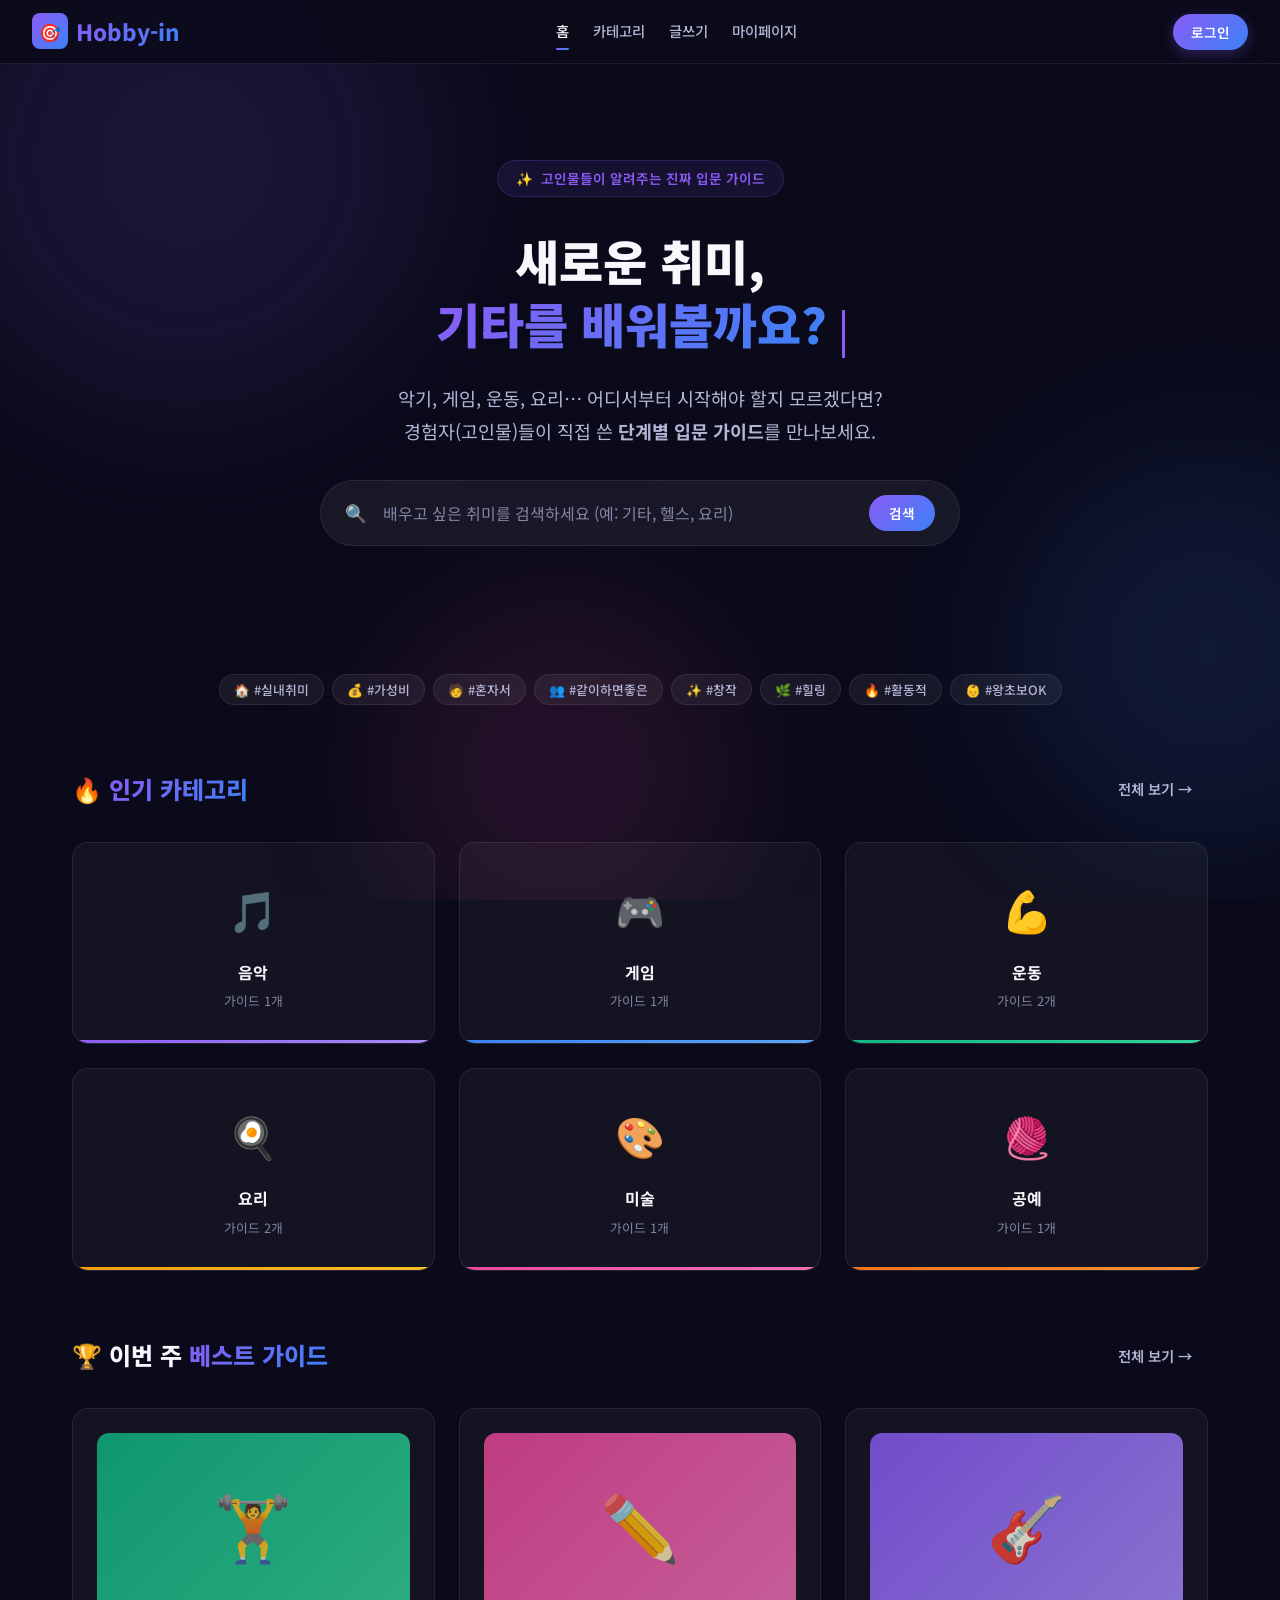
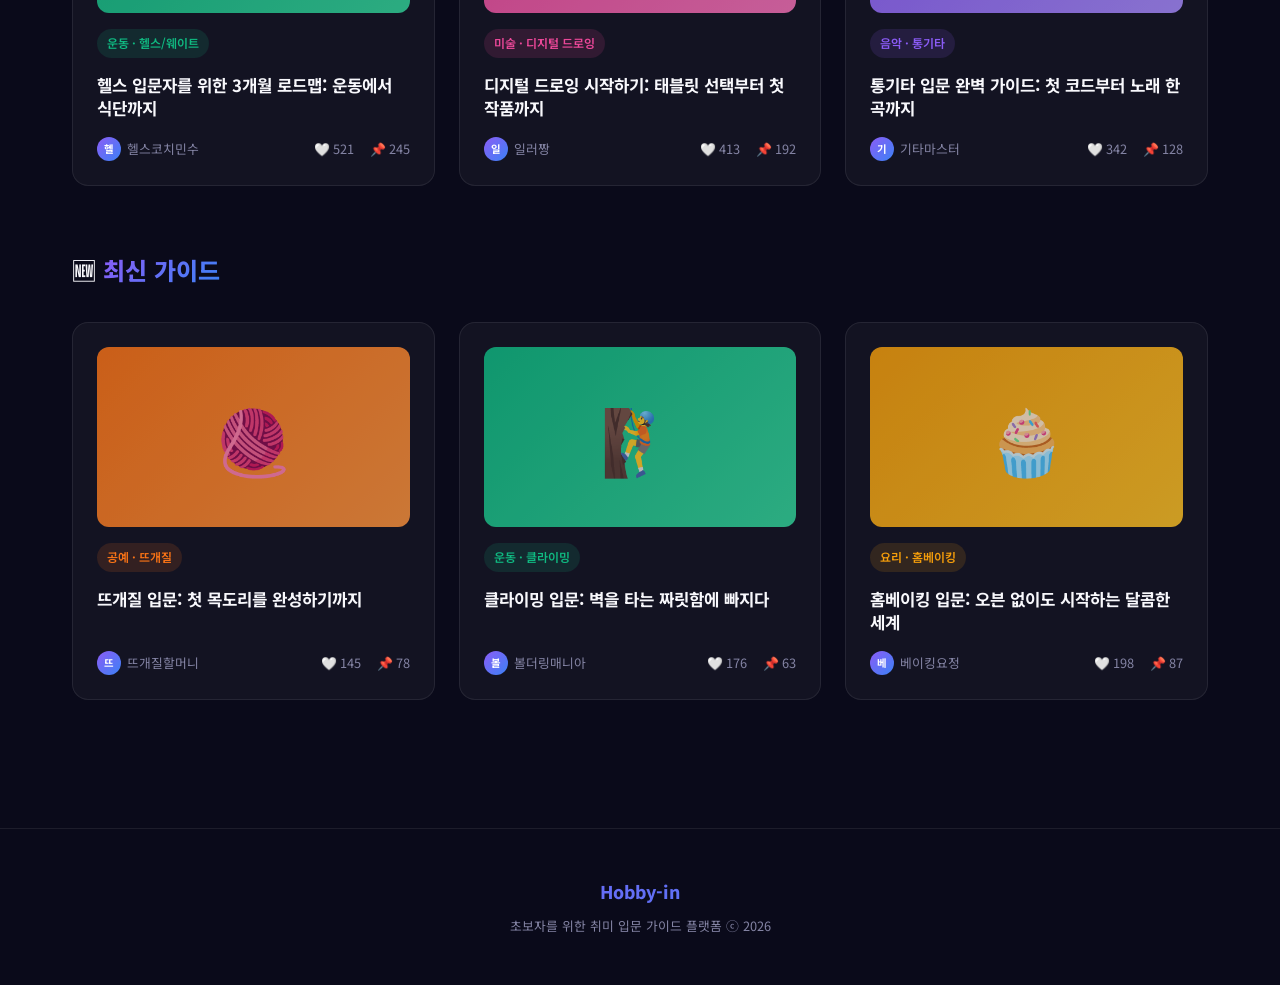
<file: projects/hoon1002/week3/index.html>
<!DOCTYPE html>
<html lang="ko">
<head>
  <meta charset="UTF-8">
  <meta name="viewport" content="width=device-width, initial-scale=1.0">
  <meta name="description" content="Hobby-in(하빈) - 새로운 취미를 시작하는 가장 쉬운 방법. 경험자들의 단계별 입문 가이드를 한곳에서 찾아보세요.">
  <title>Hobby-in | 취미의 시작</title>
  <link rel="stylesheet" href="css/style.css">
</head>
<body>

  <!-- Navigation -->
  <header class="navbar" id="main-nav"></header>

  <!-- Page Content -->
  <main class="page-content">
    <div class="container">

      <!-- Hero Section -->
      <section class="hero section" id="hero-section">
        <div class="hero-badge fade-in">
          <span>✨</span>
          <span>고인물들이 알려주는 진짜 입문 가이드</span>
        </div>
        <h1 class="fade-in fade-in-delay-1">
          새로운 취미,<br>
          <span class="gradient-text" id="typing-target">여기서 시작하세요</span>
          <span class="typing-cursor" id="typing-cursor"></span>
        </h1>
        <p class="fade-in fade-in-delay-2">
          악기, 게임, 운동, 요리… 어디서부터 시작해야 할지 모르겠다면?<br>
          경험자(고인물)들이 직접 쓴 <strong>단계별 입문 가이드</strong>를 만나보세요.
        </p>
        <div class="search-container fade-in fade-in-delay-3">
          <div class="search-bar" id="hero-search-bar">
            <span class="search-icon">🔍</span>
            <input type="text" id="hero-search-input" placeholder="배우고 싶은 취미를 검색하세요 (예: 기타, 헬스, 요리)" autocomplete="off">
            <button class="search-btn" id="hero-search-btn" onclick="Home.handleSearch()">검색</button>
          </div>
          <div class="search-suggestions" id="hero-suggestions"></div>
        </div>
      </section>

      <!-- Popular Tags -->
      <section class="section fade-in" id="tags-section">
        <div class="tags-wrap" id="popular-tags" style="justify-content:center"></div>
      </section>

      <!-- Popular Categories -->
      <section class="section" id="categories-section">
        <div class="section-header">
          <h2 class="section-title">🔥 <span class="highlight">인기 카테고리</span></h2>
          <a href="category.html" class="btn btn-ghost">전체 보기 →</a>
        </div>
        <div class="grid grid-3" id="category-grid"></div>
      </section>

      <!-- Best Guides -->
      <section class="section" id="best-section">
        <div class="section-header">
          <h2 class="section-title">🏆 이번 주 <span class="highlight">베스트 가이드</span></h2>
          <a href="category.html" class="btn btn-ghost">전체 보기 →</a>
        </div>
        <div class="grid grid-3" id="best-guides"></div>
      </section>

      <!-- Recent Guides -->
      <section class="section" id="recent-section">
        <div class="section-header">
          <h2 class="section-title">🆕 <span class="highlight">최신 가이드</span></h2>
        </div>
        <div class="grid grid-3" id="recent-guides"></div>
      </section>

    </div>
  </main>

  <!-- Footer -->
  <footer class="footer">
    <div class="container">
      <div class="footer-logo">Hobby-in</div>
      <p>초보자를 위한 취미 입문 가이드 플랫폼 ⓒ 2026</p>
    </div>
  </footer>

  <script src="js/data.js"></script>
  <script src="js/app.js"></script>
  <script src="js/home.js"></script>
</body>
</html>
</file>
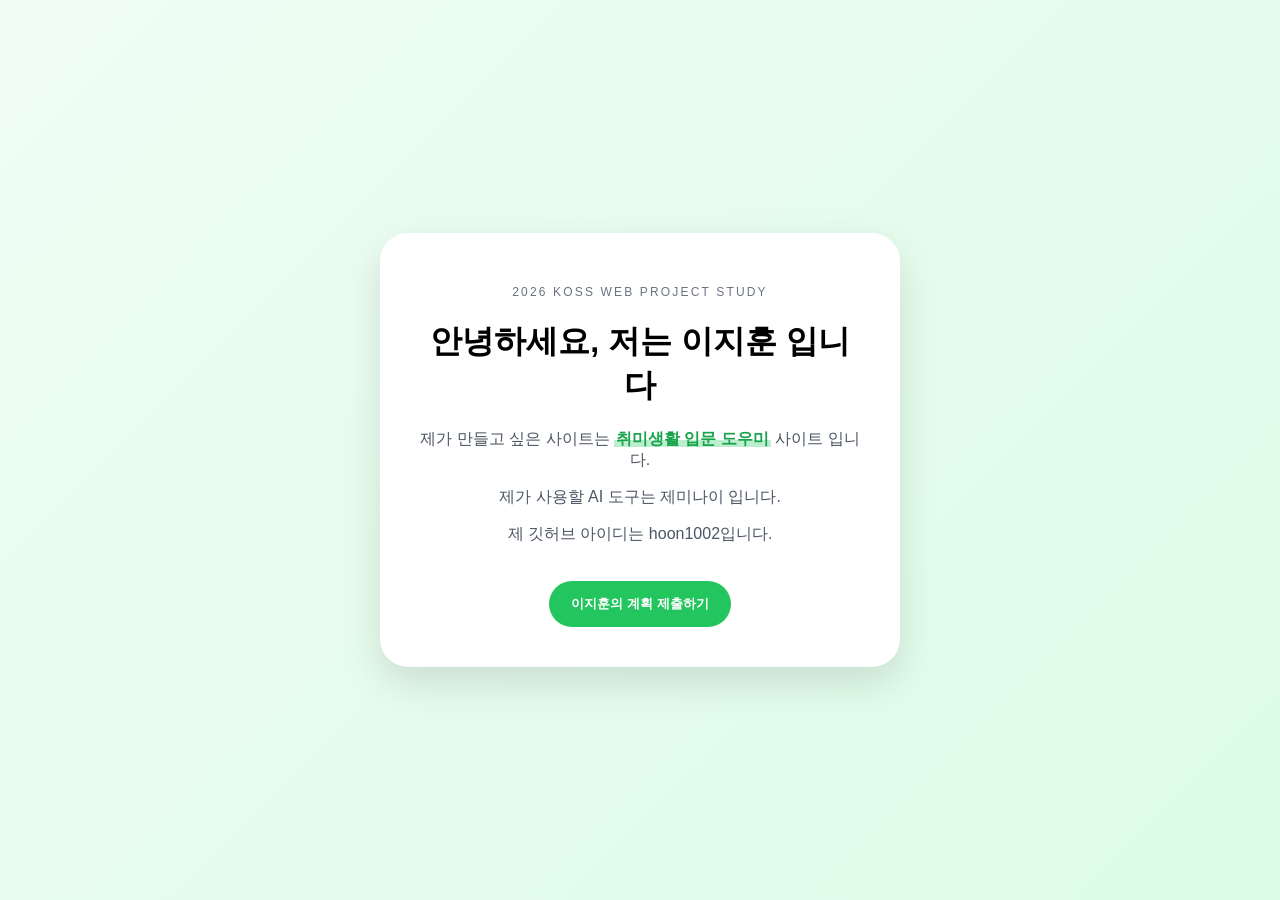
<file: projects/hoon1002/week2/과제1/index.html>
<!DOCTYPE html>
<html lang="ko">

<head>
  <meta charset="UTF-8" />
  <meta name="viewport" content="width=device-width, initial-scale=1.0" />
  <title>나의 첫 웹페이지</title>
  <link rel="stylesheet" href="style.css" />
</head>

<body>
  <main class="card">
    <p class="eyebrow">2026 KOSS WEB PROJECT STUDY</p>
    <h1>안녕하세요, 저는 이지훈 입니다</h1>
    <p class="desc">제가 만들고 싶은 사이트는 <span class="highlight">취미생활 입문 도우미</span> 사이트 입니다.</p>
    <p class="desc">제가 사용할 AI 도구는 제미나이 입니다.</p>
    <p class="desc">제 깃허브 아이디는 hoon1002입니다.</p>
    <button id="cheerButton">이지훈의 계획 제출하기</button>
  </main>
  <script src="script.js"></script>
</body>

</html>
</file>
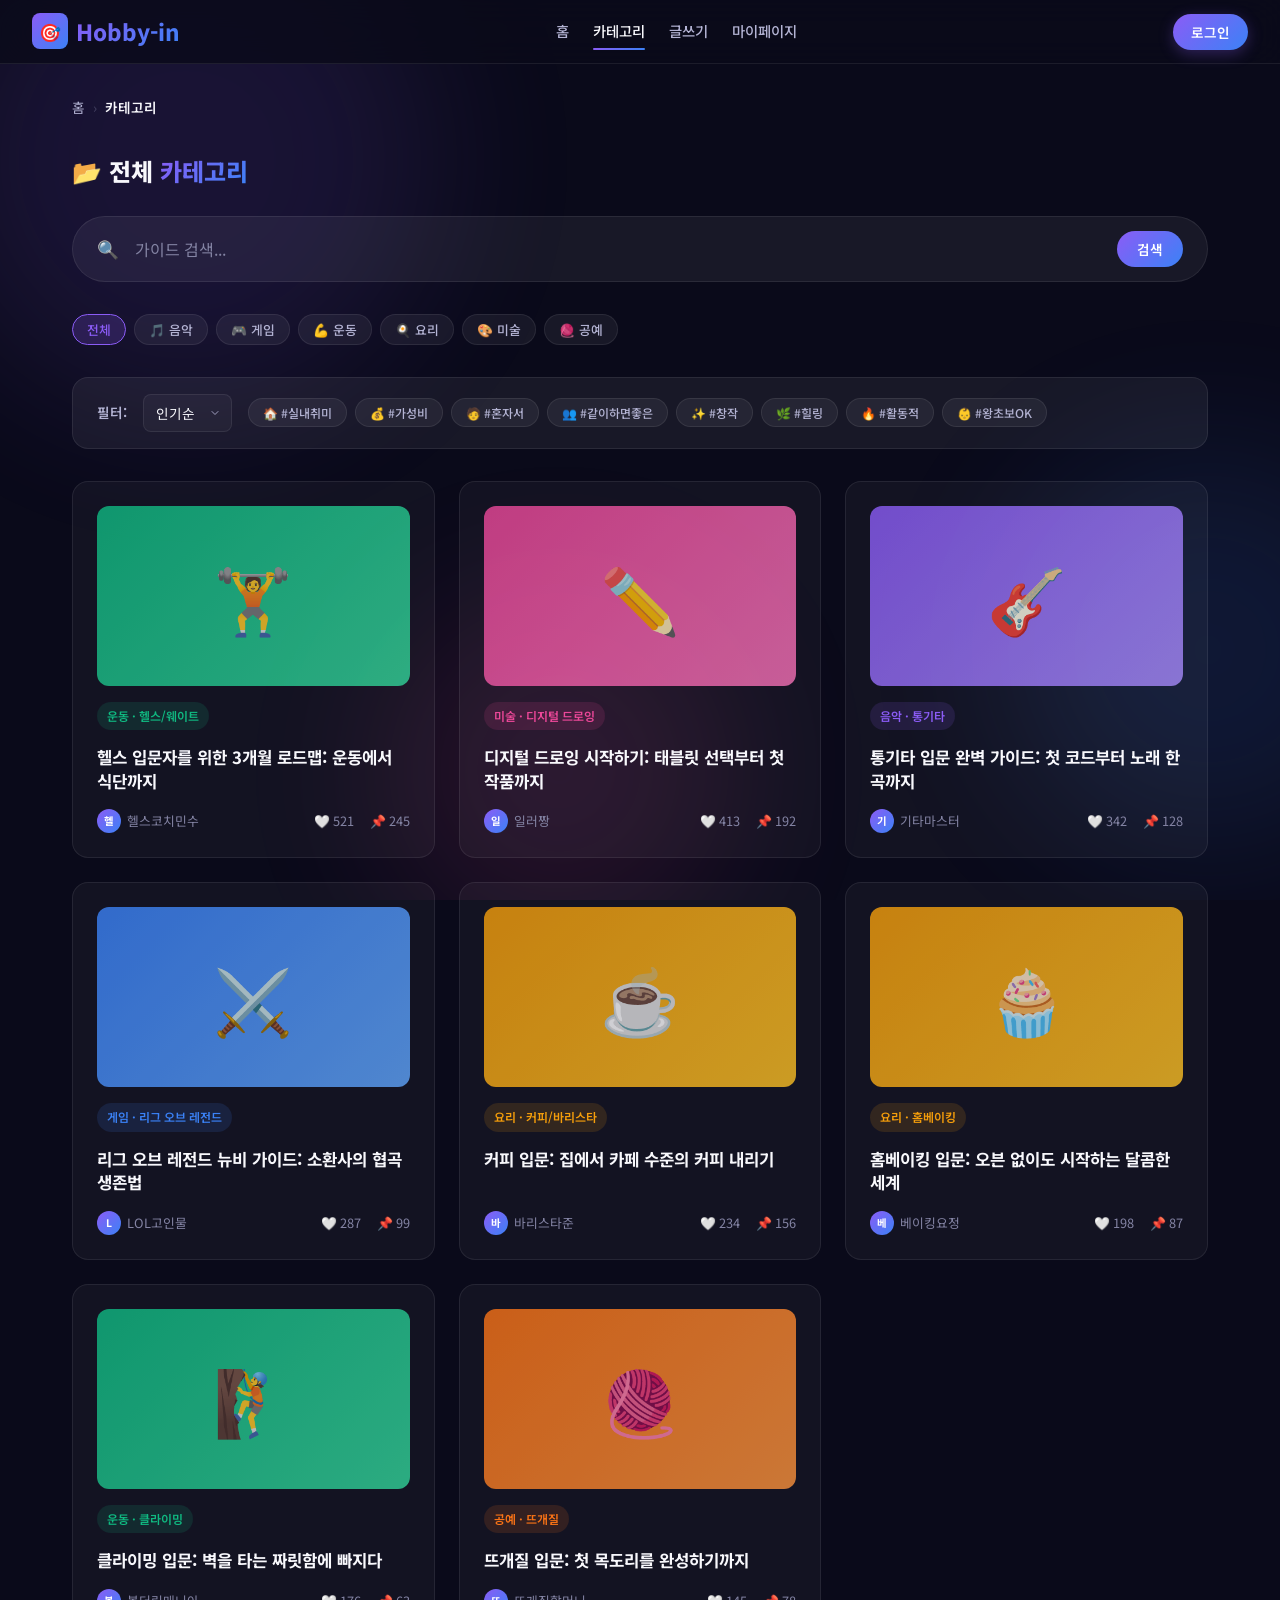
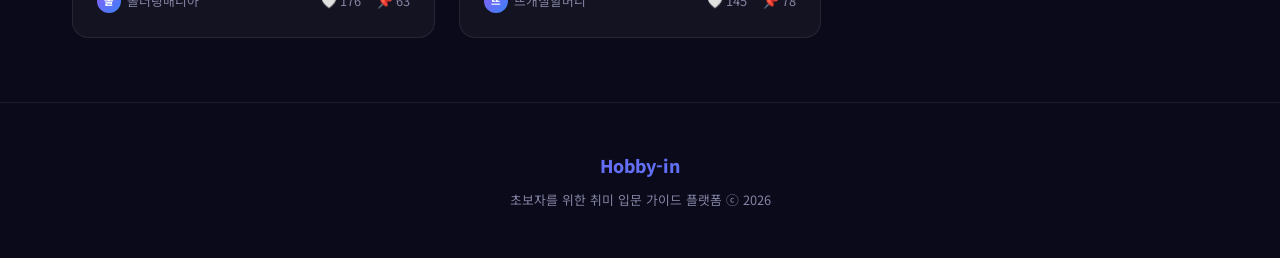
<file: projects/hoon1002/week3/category.html>
<!DOCTYPE html>
<html lang="ko">
<head>
  <meta charset="UTF-8">
  <meta name="viewport" content="width=device-width, initial-scale=1.0">
  <meta name="description" content="Hobby-in 카테고리별 취미 입문 가이드를 찾아보세요.">
  <title>카테고리 | Hobby-in</title>
  <link rel="stylesheet" href="css/style.css">
</head>
<body>

  <header class="navbar" id="main-nav"></header>

  <main class="page-content">
    <div class="container">

      <!-- Breadcrumb -->
      <nav class="breadcrumb" id="breadcrumb">
        <a href="index.html">홈</a>
        <span class="separator">›</span>
        <span class="current" id="breadcrumb-current">카테고리</span>
      </nav>

      <!-- Page Title -->
      <div class="section-header" style="margin-bottom:var(--space-lg)">
        <h1 class="section-title fade-in" id="page-title">📂 전체 <span class="highlight">카테고리</span></h1>
      </div>

      <!-- Search Bar -->
      <div class="search-container fade-in" style="margin-bottom:var(--space-xl);max-width:100%">
        <div class="search-bar" id="cat-search-bar">
          <span class="search-icon">🔍</span>
          <input type="text" id="cat-search-input" placeholder="가이드 검색..." autocomplete="off">
          <button class="search-btn" onclick="CategoryPage.doSearch()">검색</button>
        </div>
      </div>

      <!-- Category Tabs (when no filter) -->
      <div id="category-tabs-area" class="fade-in"></div>

      <!-- Filter Bar -->
      <div class="filter-bar fade-in" id="filter-bar">
        <span style="font-weight:600;font-size:0.85rem;color:var(--text-secondary)">필터:</span>
        <select id="filter-sort" class="form-input" style="width:auto;padding:8px 36px 8px 12px" onchange="CategoryPage.applyFilters()">
          <option value="popular">인기순</option>
          <option value="recent">최신순</option>
          <option value="name">이름순</option>
        </select>
        <div class="tags-wrap" id="filter-tags" style="flex:1"></div>
      </div>

      <!-- Guide Grid -->
      <div class="grid grid-3" id="guide-list" style="margin-top:var(--space-lg)"></div>

      <!-- Empty State -->
      <div class="empty-state" id="empty-state" style="display:none">
        <div class="empty-icon">🔍</div>
        <p>조건에 맞는 가이드가 없습니다.</p>
        <a href="category.html" class="btn btn-secondary">전체 보기</a>
      </div>

    </div>
  </main>

  <footer class="footer">
    <div class="container">
      <div class="footer-logo">Hobby-in</div>
      <p>초보자를 위한 취미 입문 가이드 플랫폼 ⓒ 2026</p>
    </div>
  </footer>

  <script src="js/data.js"></script>
  <script src="js/app.js"></script>
  <script src="js/category.js"></script>
</body>
</html>
</file>
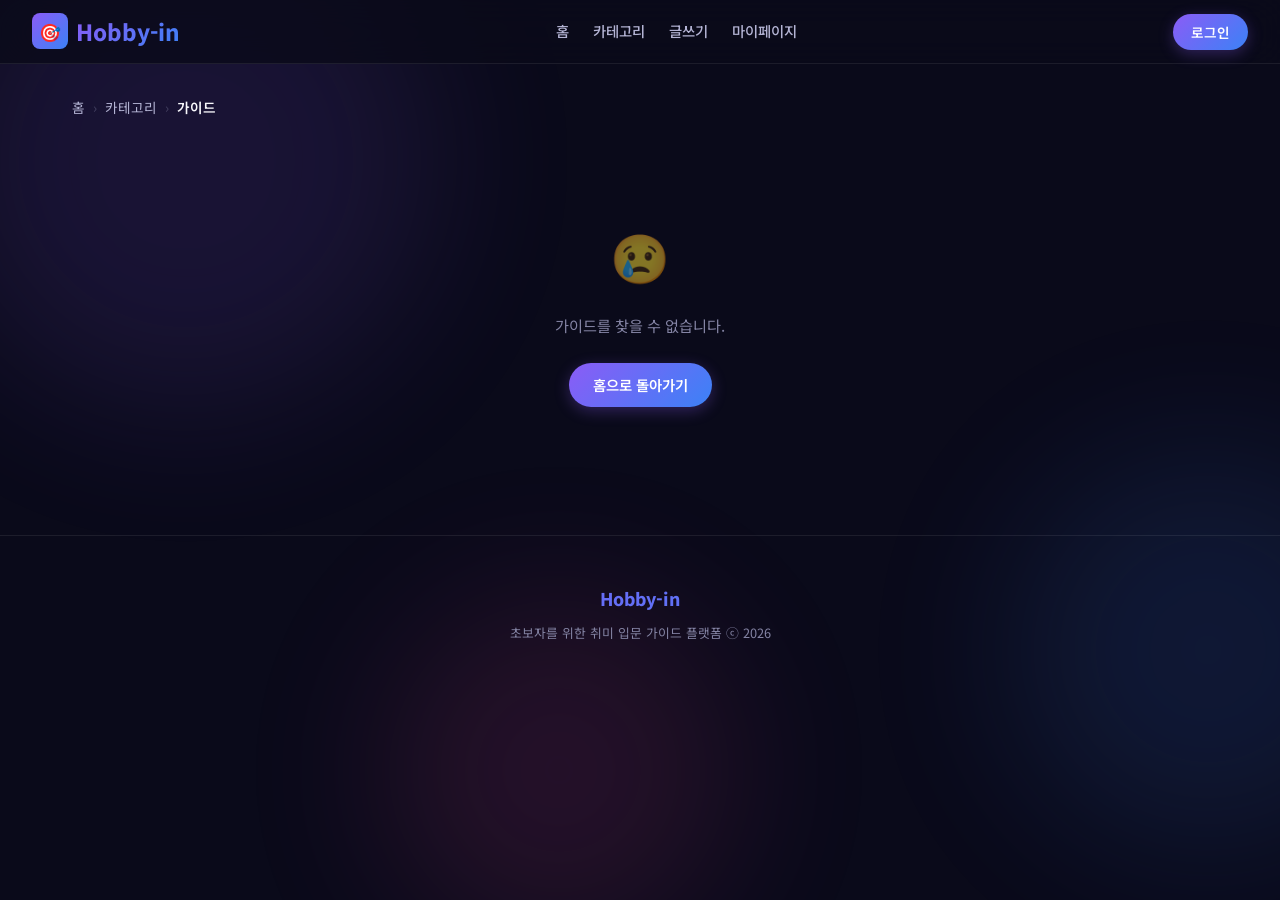
<file: projects/hoon1002/week3/guide.html>
<!DOCTYPE html>
<html lang="ko">
<head>
  <meta charset="UTF-8">
  <meta name="viewport" content="width=device-width, initial-scale=1.0">
  <meta name="description" content="Hobby-in 취미 입문 가이드 상세 페이지">
  <title>가이드 | Hobby-in</title>
  <link rel="stylesheet" href="css/style.css">
</head>
<body>

  <header class="navbar" id="main-nav"></header>

  <main class="page-content">
    <div class="container">

      <!-- Breadcrumb -->
      <nav class="breadcrumb" id="breadcrumb">
        <a href="index.html">홈</a>
        <span class="separator">›</span>
        <a href="category.html" id="breadcrumb-cat">카테고리</a>
        <span class="separator">›</span>
        <span class="current" id="breadcrumb-title">가이드</span>
      </nav>

      <!-- Guide Content -->
      <div id="guide-content" class="fade-in">
        <!-- Filled by JavaScript -->
      </div>

      <!-- Empty State -->
      <div class="empty-state" id="guide-empty" style="display:none">
        <div class="empty-icon">😢</div>
        <p>가이드를 찾을 수 없습니다.</p>
        <a href="index.html" class="btn btn-primary">홈으로 돌아가기</a>
      </div>

    </div>
  </main>

  <footer class="footer">
    <div class="container">
      <div class="footer-logo">Hobby-in</div>
      <p>초보자를 위한 취미 입문 가이드 플랫폼 ⓒ 2026</p>
    </div>
  </footer>

  <script src="js/data.js"></script>
  <script src="js/app.js"></script>
  <script src="js/guide.js"></script>
</body>
</html>
</file>
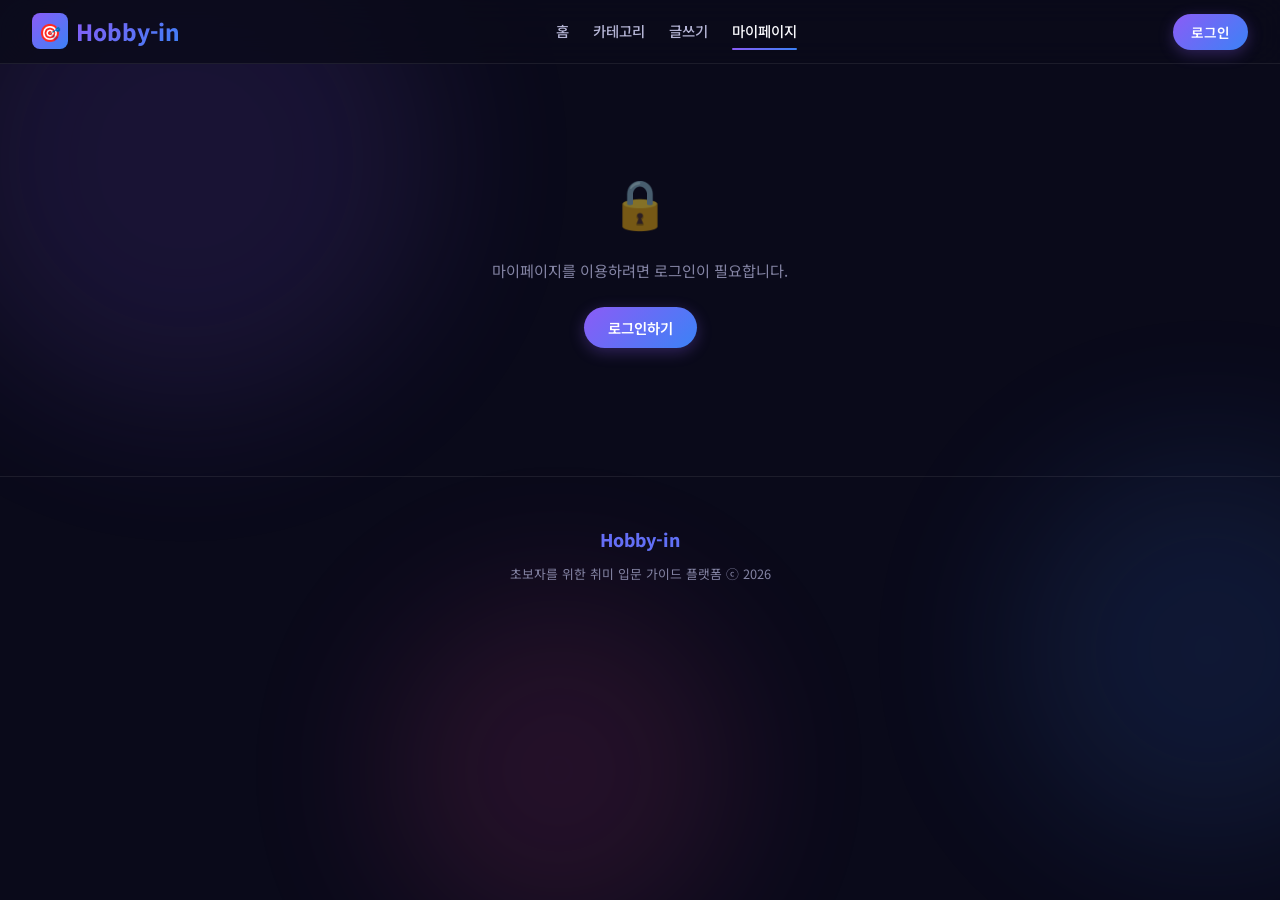
<file: projects/hoon1002/week3/mypage.html>
<!DOCTYPE html>
<html lang="ko">
<head>
  <meta charset="UTF-8">
  <meta name="viewport" content="width=device-width, initial-scale=1.0">
  <meta name="description" content="Hobby-in 마이페이지 - 내가 쓴 글과 스크랩한 가이드를 관리하세요.">
  <title>마이페이지 | Hobby-in</title>
  <link rel="stylesheet" href="css/style.css">
</head>
<body>

  <header class="navbar" id="main-nav"></header>

  <main class="page-content">
    <div class="container">

      <!-- Not logged in -->
      <div id="mypage-login-prompt" style="display:none">
        <div class="empty-state">
          <div class="empty-icon">🔒</div>
          <p>마이페이지를 이용하려면 로그인이 필요합니다.</p>
          <button class="btn btn-primary" onclick="App.showLoginModal(() => window.location.reload())" id="mypage-login-btn">로그인하기</button>
        </div>
      </div>

      <!-- Logged in content -->
      <div id="mypage-content" style="display:none">

        <!-- Profile Section -->
        <div class="card card-glass fade-in" style="display:flex;align-items:center;gap:var(--space-xl);margin-bottom:var(--space-2xl);padding:var(--space-2xl)">
          <div class="profile-avatar" id="mypage-avatar">N</div>
          <div style="flex:1">
            <h1 style="font-size:1.6rem;font-weight:800;margin-bottom:var(--space-xs)" id="mypage-nickname">닉네임</h1>
            <div style="display:flex;align-items:center;gap:var(--space-sm);margin-bottom:var(--space-md)">
              <span class="badge badge-newbie" id="mypage-badge">🌱 뉴비</span>
              <span style="color:var(--text-muted);font-size:0.85rem" id="mypage-joindate">가입일: -</span>
            </div>
            <div style="display:flex;gap:var(--space-md)">
              <button class="btn btn-secondary" style="font-size:0.8rem;padding:6px 14px" onclick="MyPage.toggleRole()" id="mypage-role-btn">🔄 역할 전환</button>
              <button class="btn btn-ghost" style="font-size:0.8rem;padding:6px 14px;color:var(--accent-red)" onclick="App.logout()">로그아웃</button>
            </div>
          </div>
        </div>

        <!-- Stats -->
        <div class="stats-grid fade-in fade-in-delay-1">
          <div class="card stat-card">
            <div class="stat-value" id="stat-guides">0</div>
            <div class="stat-label">작성한 가이드</div>
          </div>
          <div class="card stat-card">
            <div class="stat-value" id="stat-likes">0</div>
            <div class="stat-label">받은 좋아요</div>
          </div>
          <div class="card stat-card">
            <div class="stat-value" id="stat-scraps">0</div>
            <div class="stat-label">스크랩한 글</div>
          </div>
          <div class="card stat-card">
            <div class="stat-value" id="stat-given-likes">0</div>
            <div class="stat-label">누른 좋아요</div>
          </div>
        </div>

        <!-- Tabs -->
        <div class="tabs fade-in fade-in-delay-2" id="mypage-tabs">
          <button class="tab-btn active" id="tab-myguides" onclick="MyPage.switchTab('myguides')">✍️ 내가 쓴 글</button>
          <button class="tab-btn" id="tab-scrapped" onclick="MyPage.switchTab('scrapped')">📌 스크랩한 글</button>
          <button class="tab-btn" id="tab-liked" onclick="MyPage.switchTab('liked')">❤️ 좋아요한 글</button>
        </div>

        <!-- Tab Content -->
        <div id="tab-content">
          <div class="grid grid-3" id="mypage-grid"></div>
          <div class="empty-state" id="mypage-empty" style="display:none">
            <div class="empty-icon" id="empty-icon">📝</div>
            <p id="empty-text">아직 작성한 글이 없습니다.</p>
            <a href="write.html" class="btn btn-primary" id="empty-action">첫 가이드 작성하기</a>
          </div>
        </div>

      </div>

    </div>
  </main>

  <footer class="footer">
    <div class="container">
      <div class="footer-logo">Hobby-in</div>
      <p>초보자를 위한 취미 입문 가이드 플랫폼 ⓒ 2026</p>
    </div>
  </footer>

  <script src="js/data.js"></script>
  <script src="js/app.js"></script>
  <script src="js/mypage.js"></script>
</body>
</html>
</file>
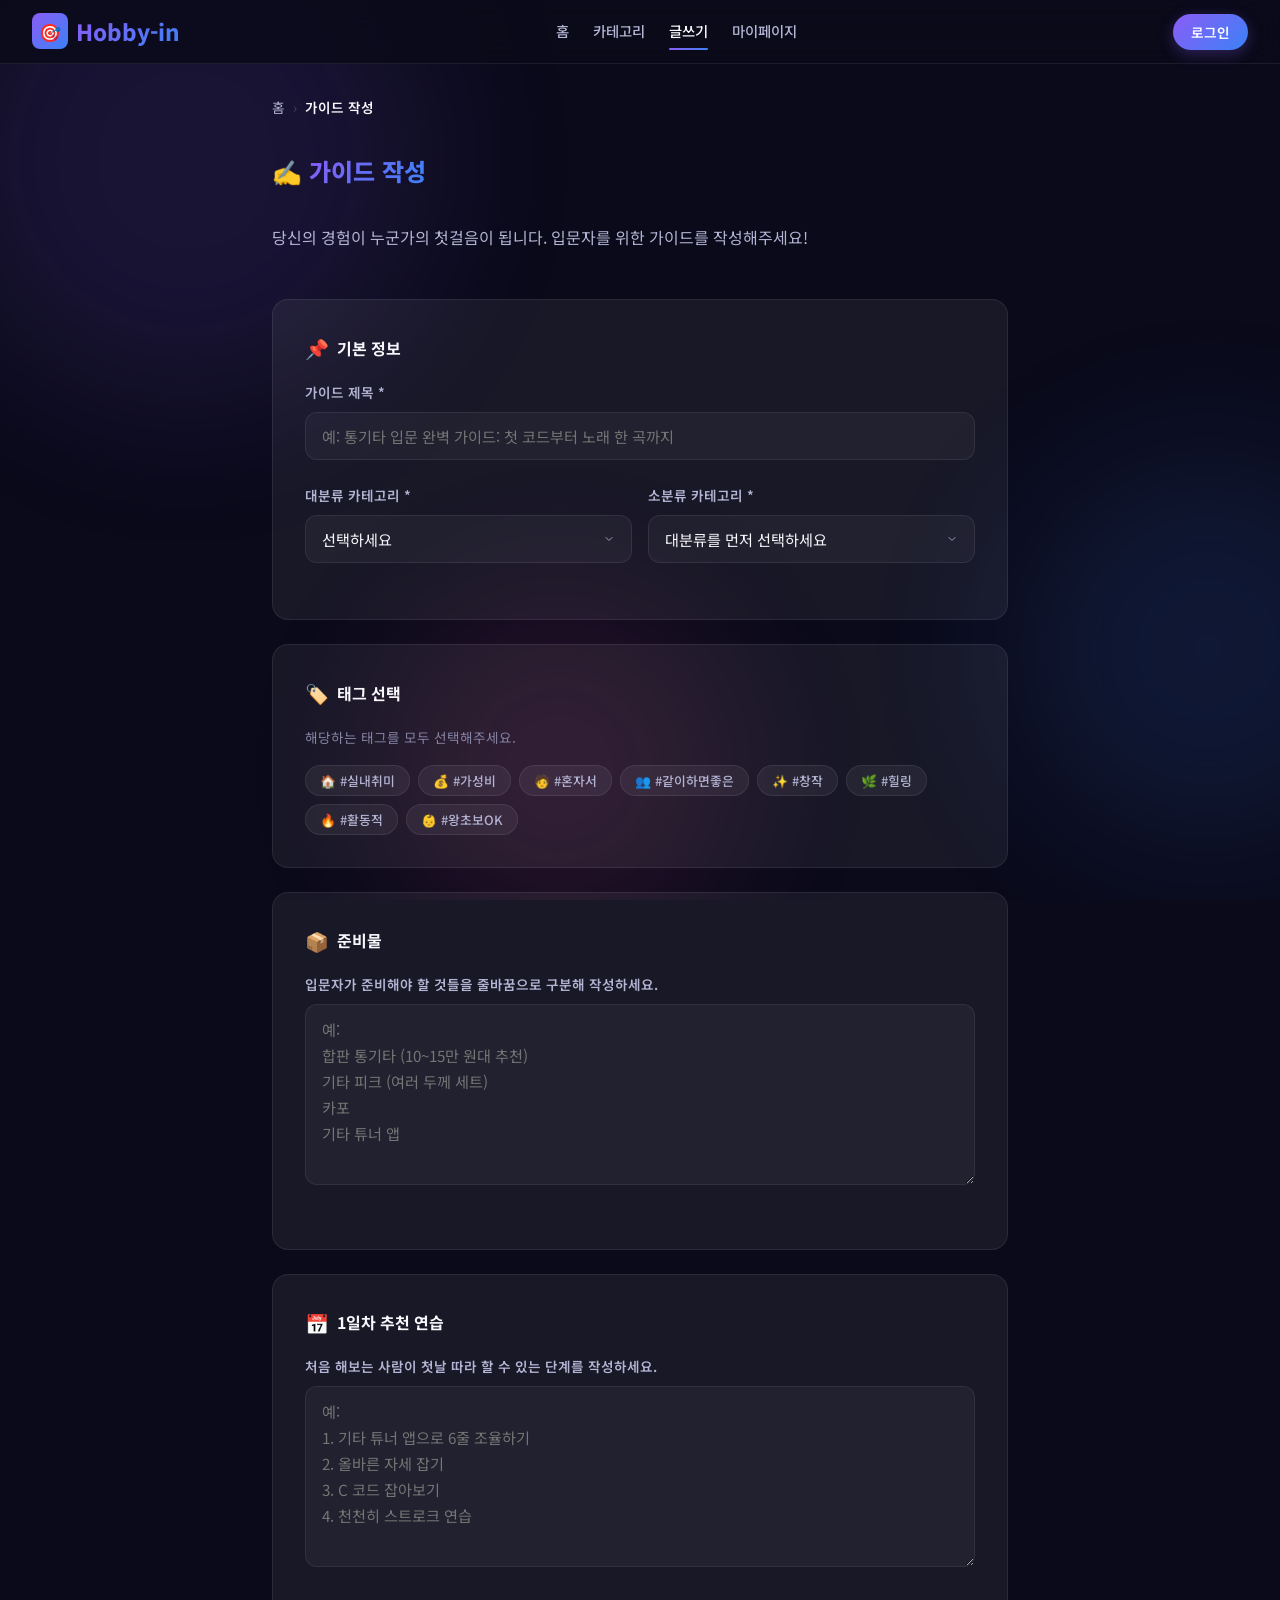
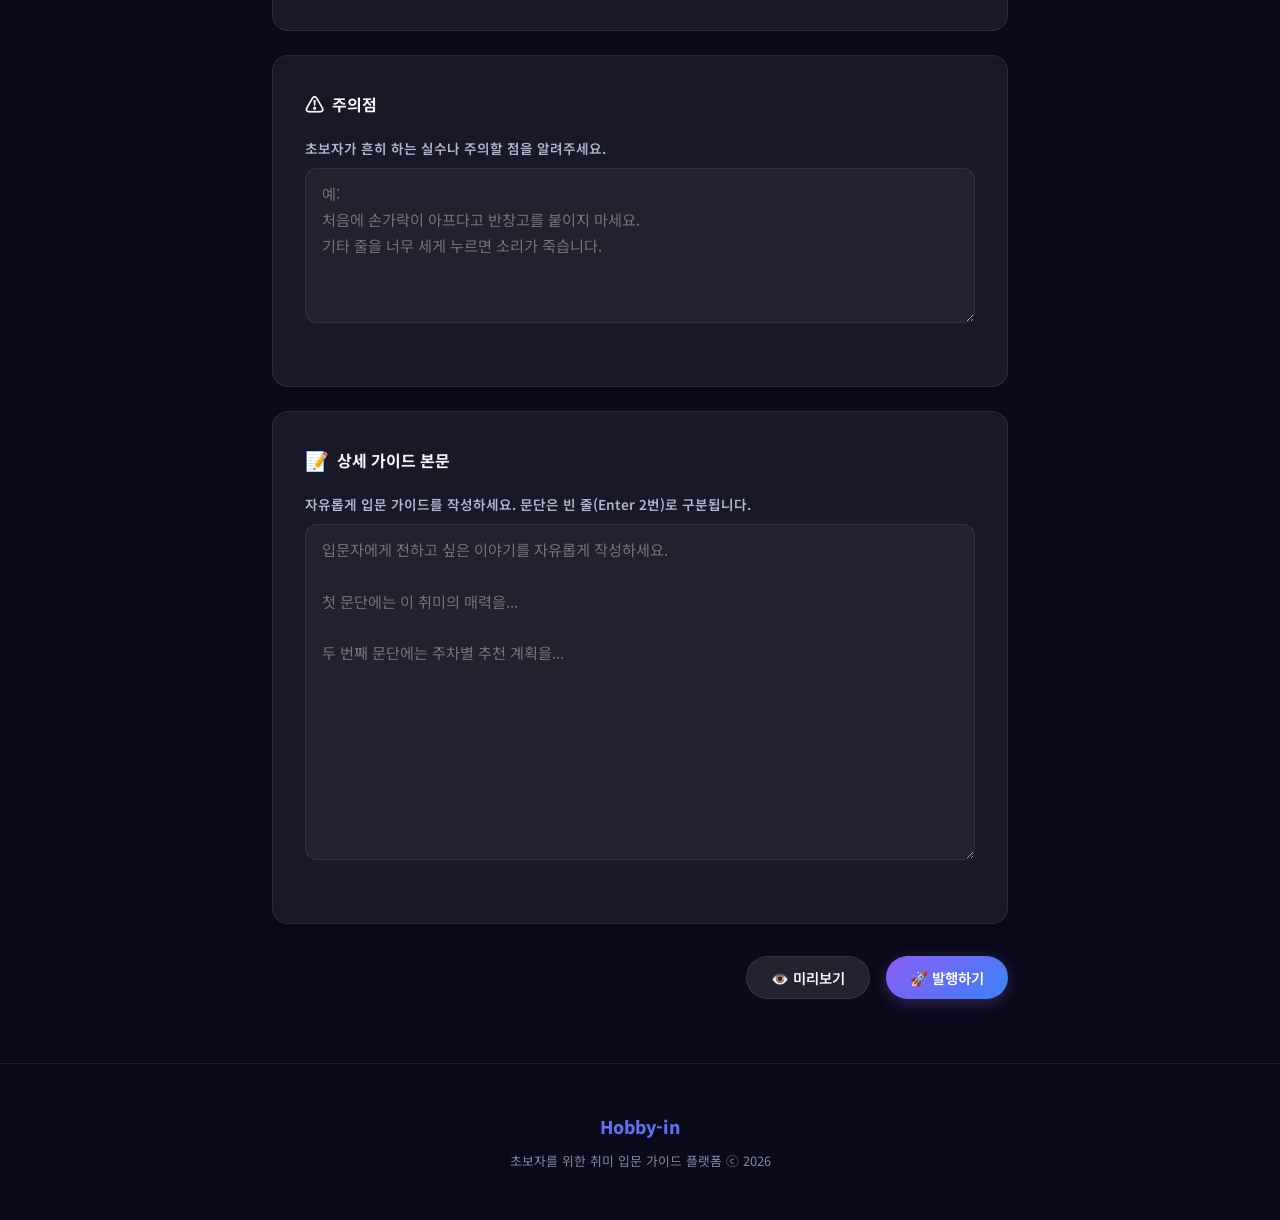
<file: projects/hoon1002/week3/write.html>
<!DOCTYPE html>
<html lang="ko">
<head>
  <meta charset="UTF-8">
  <meta name="viewport" content="width=device-width, initial-scale=1.0">
  <meta name="description" content="Hobby-in에서 나만의 취미 입문 가이드를 작성하세요.">
  <title>가이드 작성 | Hobby-in</title>
  <link rel="stylesheet" href="css/style.css">
</head>
<body>

  <header class="navbar" id="main-nav"></header>

  <main class="page-content">
    <div class="container" style="max-width:800px">

      <!-- Breadcrumb -->
      <nav class="breadcrumb">
        <a href="index.html">홈</a>
        <span class="separator">›</span>
        <span class="current">가이드 작성</span>
      </nav>

      <div class="section-header" style="margin-bottom:var(--space-xl)">
        <h1 class="section-title fade-in">✍️ <span class="highlight">가이드 작성</span></h1>
      </div>

      <p class="fade-in" style="color:var(--text-secondary);margin-bottom:var(--space-2xl)">
        당신의 경험이 누군가의 첫걸음이 됩니다. 입문자를 위한 가이드를 작성해주세요!
      </p>

      <form id="write-form" onsubmit="WritePage.handleSubmit(event)">

        <!-- Title -->
        <div class="editor-section fade-in fade-in-delay-1">
          <div class="section-label"><span class="emoji">📌</span> 기본 정보</div>
          <div class="form-group">
            <label for="write-title">가이드 제목 *</label>
            <input type="text" class="form-input" id="write-title" placeholder="예: 통기타 입문 완벽 가이드: 첫 코드부터 노래 한 곡까지" required>
          </div>
          <div style="display:grid;grid-template-columns:1fr 1fr;gap:var(--space-md)">
            <div class="form-group">
              <label for="write-category">대분류 카테고리 *</label>
              <select class="form-input" id="write-category" required onchange="WritePage.updateSubcategories()">
                <option value="">선택하세요</option>
              </select>
            </div>
            <div class="form-group">
              <label for="write-subcategory">소분류 카테고리 *</label>
              <select class="form-input" id="write-subcategory" required>
                <option value="">대분류를 먼저 선택하세요</option>
              </select>
            </div>
          </div>
        </div>

        <!-- Tags -->
        <div class="editor-section fade-in fade-in-delay-2">
          <div class="section-label"><span class="emoji">🏷️</span> 태그 선택</div>
          <p style="color:var(--text-muted);font-size:0.85rem;margin-bottom:var(--space-md)">해당하는 태그를 모두 선택해주세요.</p>
          <div class="tags-wrap" id="write-tags"></div>
        </div>

        <!-- Preparation -->
        <div class="editor-section fade-in fade-in-delay-3">
          <div class="section-label"><span class="emoji">📦</span> 준비물</div>
          <div class="form-group">
            <label for="write-prep">입문자가 준비해야 할 것들을 줄바꿈으로 구분해 작성하세요.</label>
            <textarea class="form-input" id="write-prep" placeholder="예:&#10;합판 통기타 (10~15만 원대 추천)&#10;기타 피크 (여러 두께 세트)&#10;카포&#10;기타 튜너 앱" rows="6" required></textarea>
          </div>
        </div>

        <!-- First Day -->
        <div class="editor-section fade-in fade-in-delay-4">
          <div class="section-label"><span class="emoji">📅</span> 1일차 추천 연습</div>
          <div class="form-group">
            <label for="write-firstday">처음 해보는 사람이 첫날 따라 할 수 있는 단계를 작성하세요.</label>
            <textarea class="form-input" id="write-firstday" placeholder="예:&#10;1. 기타 튜너 앱으로 6줄 조율하기&#10;2. 올바른 자세 잡기&#10;3. C 코드 잡아보기&#10;4. 천천히 스트로크 연습" rows="6" required></textarea>
          </div>
        </div>

        <!-- Caution -->
        <div class="editor-section fade-in">
          <div class="section-label"><span class="emoji">⚠️</span> 주의점</div>
          <div class="form-group">
            <label for="write-caution">초보자가 흔히 하는 실수나 주의할 점을 알려주세요.</label>
            <textarea class="form-input" id="write-caution" placeholder="예:&#10;처음에 손가락이 아프다고 반창고를 붙이지 마세요.&#10;기타 줄을 너무 세게 누르면 소리가 죽습니다." rows="5" required></textarea>
          </div>
        </div>

        <!-- Body -->
        <div class="editor-section fade-in">
          <div class="section-label"><span class="emoji">📝</span> 상세 가이드 본문</div>
          <div class="form-group">
            <label for="write-body">자유롭게 입문 가이드를 작성하세요. 문단은 빈 줄(Enter 2번)로 구분됩니다.</label>
            <textarea class="form-input" id="write-body" placeholder="입문자에게 전하고 싶은 이야기를 자유롭게 작성하세요.&#10;&#10;첫 문단에는 이 취미의 매력을...&#10;&#10;두 번째 문단에는 주차별 추천 계획을..." rows="12" required></textarea>
          </div>
        </div>

        <!-- Preview & Submit -->
        <div style="display:flex;gap:var(--space-md);justify-content:flex-end;margin-top:var(--space-xl)">
          <button type="button" class="btn btn-secondary" onclick="WritePage.preview()" id="preview-btn">👁️ 미리보기</button>
          <button type="submit" class="btn btn-primary" id="submit-btn">🚀 발행하기</button>
        </div>

      </form>

      <!-- Preview Modal -->
      <div class="modal-overlay" id="preview-modal">
        <div class="modal" style="max-width:700px;text-align:left;max-height:80vh;overflow-y:auto">
          <h2 style="margin-bottom:var(--space-lg)">👁️ 미리보기</h2>
          <div id="preview-content"></div>
          <button class="btn btn-secondary" style="width:100%;margin-top:var(--space-xl)" onclick="document.getElementById('preview-modal').classList.remove('active')">닫기</button>
        </div>
      </div>

    </div>
  </main>

  <footer class="footer">
    <div class="container">
      <div class="footer-logo">Hobby-in</div>
      <p>초보자를 위한 취미 입문 가이드 플랫폼 ⓒ 2026</p>
    </div>
  </footer>

  <script src="js/data.js"></script>
  <script src="js/app.js"></script>
  <script src="js/write.js"></script>
</body>
</html>
</file>
<file: projects/hoon1002/week3/css/style.css>
/* ============================================
   Hobby-in (하빈) — Design System
   ============================================ */

@import url('https://fonts.googleapis.com/css2?family=Noto+Sans+KR:wght@300;400;500;600;700;800;900&display=swap');

/* --- CSS Variables (Design Tokens) --- */
:root {
  /* Colors */
  --bg-primary: #0a0a1a;
  --bg-secondary: #111128;
  --bg-card: rgba(255, 255, 255, 0.04);
  --bg-card-hover: rgba(255, 255, 255, 0.08);
  --bg-glass: rgba(255, 255, 255, 0.06);
  --bg-glass-strong: rgba(255, 255, 255, 0.1);

  --text-primary: #f8f8fc;
  --text-secondary: #b4b4d4;
  --text-muted: #8484a4;

  --accent-purple: #8b5cf6;
  --accent-blue: #3b82f6;
  --accent-pink: #ec4899;
  --accent-green: #10b981;
  --accent-orange: #f59e0b;
  --accent-red: #ef4444;

  --gradient-primary: linear-gradient(135deg, #8b5cf6, #3b82f6);
  --gradient-warm: linear-gradient(135deg, #ec4899, #f59e0b);
  --gradient-cool: linear-gradient(135deg, #3b82f6, #10b981);
  --gradient-hero: linear-gradient(135deg, #0a0a1a 0%, #1a1040 50%, #0a0a1a 100%);

  --border-color: rgba(255, 255, 255, 0.08);
  --border-glow: rgba(139, 92, 246, 0.3);

  --shadow-sm: 0 2px 8px rgba(0, 0, 0, 0.3);
  --shadow-md: 0 8px 32px rgba(0, 0, 0, 0.4);
  --shadow-lg: 0 16px 48px rgba(0, 0, 0, 0.5);
  --shadow-glow: 0 0 30px rgba(139, 92, 246, 0.15);

  /* Spacing */
  --space-xs: 0.25rem;
  --space-sm: 0.5rem;
  --space-md: 1rem;
  --space-lg: 1.5rem;
  --space-xl: 2rem;
  --space-2xl: 3rem;
  --space-3xl: 4rem;

  /* Border Radius */
  --radius-sm: 8px;
  --radius-md: 12px;
  --radius-lg: 16px;
  --radius-xl: 24px;
  --radius-full: 9999px;

  /* Transitions */
  --transition-fast: 0.15s ease;
  --transition-normal: 0.3s ease;
  --transition-slow: 0.5s ease;

  /* Typography */
  --font-family: 'Noto Sans KR', -apple-system, BlinkMacSystemFont, sans-serif;
}

/* --- Reset & Base --- */
*, *::before, *::after {
  margin: 0;
  padding: 0;
  box-sizing: border-box;
}

html {
  scroll-behavior: smooth;
  font-size: 16px;
}

body {
  font-family: var(--font-family);
  background: var(--bg-primary);
  color: var(--text-primary);
  line-height: 1.7;
  min-height: 100vh;
  overflow-x: hidden;
  -webkit-font-smoothing: antialiased;
}

a {
  color: inherit;
  text-decoration: none;
}

button {
  font-family: inherit;
  cursor: pointer;
  border: none;
  background: none;
  color: inherit;
}

input, textarea, select {
  font-family: inherit;
  color: inherit;
  background: none;
  border: none;
  outline: none;
}

ul, ol { list-style: none; }
img { max-width: 100%; display: block; }

/* --- Background Orbs (Ambient Decoration) --- */
.bg-orbs {
  position: fixed;
  inset: 0;
  pointer-events: none;
  z-index: 0;
  overflow: hidden;
}

.bg-orbs .orb {
  position: absolute;
  border-radius: 50%;
  filter: blur(80px);
  opacity: 0.12;
  animation: orbFloat 20s ease-in-out infinite;
}

.bg-orbs .orb:nth-child(1) {
  width: 500px; height: 500px;
  background: var(--accent-purple);
  top: -10%; left: -5%;
  animation-delay: 0s;
}

.bg-orbs .orb:nth-child(2) {
  width: 400px; height: 400px;
  background: var(--accent-blue);
  top: 50%; right: -10%;
  animation-delay: -7s;
}

.bg-orbs .orb:nth-child(3) {
  width: 350px; height: 350px;
  background: var(--accent-pink);
  bottom: -5%; left: 30%;
  animation-delay: -14s;
}

@keyframes orbFloat {
  0%, 100% { transform: translate(0, 0) scale(1); }
  33% { transform: translate(30px, -30px) scale(1.05); }
  66% { transform: translate(-20px, 20px) scale(0.95); }
}

/* --- Navigation Bar --- */
.navbar {
  position: fixed;
  top: 0; left: 0; right: 0;
  z-index: 1000;
  padding: 0 var(--space-xl);
  height: 64px;
  display: flex;
  align-items: center;
  justify-content: space-between;
  background: rgba(10, 10, 26, 0.8);
  backdrop-filter: blur(20px);
  -webkit-backdrop-filter: blur(20px);
  border-bottom: 1px solid var(--border-color);
  transition: var(--transition-normal);
}

.navbar.scrolled {
  background: rgba(10, 10, 26, 0.95);
  box-shadow: var(--shadow-md);
}

.nav-logo {
  display: flex;
  align-items: center;
  gap: var(--space-sm);
  font-size: 1.4rem;
  font-weight: 800;
}

.nav-logo .logo-icon {
  width: 36px;
  height: 36px;
  border-radius: var(--radius-sm);
  background: var(--gradient-primary);
  display: flex;
  align-items: center;
  justify-content: center;
  font-size: 1.1rem;
}

.nav-logo .logo-text {
  background: var(--gradient-primary);
  -webkit-background-clip: text;
  -webkit-text-fill-color: transparent;
  background-clip: text;
}

.nav-links {
  display: flex;
  align-items: center;
  gap: var(--space-lg);
}

.nav-links a {
  font-size: 0.9rem;
  font-weight: 500;
  color: var(--text-secondary);
  transition: var(--transition-fast);
  position: relative;
  padding: var(--space-xs) 0;
}

.nav-links a:hover,
.nav-links a.active {
  color: var(--text-primary);
}

.nav-links a::after {
  content: '';
  position: absolute;
  bottom: -2px;
  left: 0;
  width: 0;
  height: 2px;
  background: var(--gradient-primary);
  border-radius: 1px;
  transition: var(--transition-normal);
}

.nav-links a:hover::after,
.nav-links a.active::after {
  width: 100%;
}

.nav-actions {
  display: flex;
  align-items: center;
  gap: var(--space-md);
}

.nav-user {
  display: flex;
  align-items: center;
  gap: var(--space-sm);
  padding: 6px 14px;
  border-radius: var(--radius-full);
  background: var(--bg-glass);
  border: 1px solid var(--border-color);
  font-size: 0.85rem;
  cursor: pointer;
  transition: var(--transition-fast);
}

.nav-user:hover {
  background: var(--bg-glass-strong);
  border-color: var(--border-glow);
}

/* Mobile Nav Toggle */
.nav-toggle {
  display: none;
  flex-direction: column;
  gap: 5px;
  cursor: pointer;
  padding: 4px;
}

.nav-toggle span {
  display: block;
  width: 22px;
  height: 2px;
  background: var(--text-primary);
  border-radius: 2px;
  transition: var(--transition-fast);
}

/* --- Buttons --- */
.btn {
  display: inline-flex;
  align-items: center;
  justify-content: center;
  gap: var(--space-sm);
  padding: 10px 24px;
  border-radius: var(--radius-full);
  font-size: 0.9rem;
  font-weight: 600;
  transition: var(--transition-normal);
  white-space: nowrap;
}

.btn-primary {
  background: var(--gradient-primary);
  color: white;
  box-shadow: 0 4px 15px rgba(139, 92, 246, 0.3);
}

.btn-primary:hover {
  transform: translateY(-2px);
  box-shadow: 0 6px 25px rgba(139, 92, 246, 0.45);
}

.btn-secondary {
  background: var(--bg-glass-strong);
  color: var(--text-primary);
  border: 1px solid var(--border-color);
}

.btn-secondary:hover {
  background: rgba(255, 255, 255, 0.15);
  border-color: var(--border-glow);
}

.btn-ghost {
  color: var(--text-secondary);
  padding: 8px 16px;
}

.btn-ghost:hover {
  color: var(--text-primary);
  background: var(--bg-glass);
}

.btn-icon {
  width: 40px;
  height: 40px;
  padding: 0;
  border-radius: var(--radius-md);
  font-size: 1.1rem;
  background: var(--bg-glass);
  border: 1px solid var(--border-color);
  transition: var(--transition-fast);
}

.btn-icon:hover {
  background: var(--bg-glass-strong);
  border-color: var(--border-glow);
  transform: scale(1.05);
}

.btn-like, .btn-scrap {
  display: inline-flex;
  align-items: center;
  gap: 6px;
  padding: 8px 16px;
  border-radius: var(--radius-full);
  font-size: 0.85rem;
  font-weight: 500;
  background: var(--bg-glass);
  border: 1px solid var(--border-color);
  transition: var(--transition-normal);
}

.btn-like:hover { border-color: var(--accent-pink); }
.btn-scrap:hover { border-color: var(--accent-orange); }

.btn-like.active {
  background: rgba(236, 72, 153, 0.15);
  border-color: var(--accent-pink);
  color: var(--accent-pink);
}

.btn-scrap.active {
  background: rgba(245, 158, 11, 0.15);
  border-color: var(--accent-orange);
  color: var(--accent-orange);
}

/* --- Cards --- */
.card {
  background: var(--bg-card);
  border: 1px solid var(--border-color);
  border-radius: var(--radius-lg);
  padding: var(--space-lg);
  transition: var(--transition-normal);
  position: relative;
  overflow: hidden;
}

.card::before {
  content: '';
  position: absolute;
  inset: 0;
  border-radius: inherit;
  background: linear-gradient(135deg, rgba(139, 92, 246, 0.05), transparent);
  opacity: 0;
  transition: var(--transition-normal);
}

.card:hover {
  transform: translateY(-4px);
  border-color: var(--border-glow);
  box-shadow: var(--shadow-glow);
  background: var(--bg-card-hover);
}

.card:active {
  transform: translateY(-1px) scale(0.98);
  transition: var(--transition-fast);
}

.card:hover::before { opacity: 1; }

.card-glass {
  background: var(--bg-glass);
  backdrop-filter: blur(16px);
  -webkit-backdrop-filter: blur(16px);
}

/* Guide Card */
.guide-card {
  display: flex;
  flex-direction: column;
  gap: var(--space-md);
  cursor: pointer;
}

.guide-card .card-thumbnail {
  width: 100%;
  height: 180px;
  border-radius: var(--radius-md);
  object-fit: cover;
  background: var(--bg-glass);
}

.guide-card .card-category {
  display: inline-flex;
  padding: 4px 10px;
  border-radius: var(--radius-full);
  font-size: 0.75rem;
  font-weight: 600;
  background: rgba(139, 92, 246, 0.15);
  color: var(--accent-purple);
  width: fit-content;
}

.guide-card .card-title {
  font-size: 1.05rem;
  font-weight: 700;
  line-height: 1.4;
  display: -webkit-box;
  -webkit-line-clamp: 2;
  -webkit-box-orient: vertical;
  overflow: hidden;
}

.guide-card .card-meta {
  display: flex;
  align-items: center;
  justify-content: space-between;
  font-size: 0.8rem;
  color: var(--text-muted);
  margin-top: auto;
}

.guide-card .card-author {
  display: flex;
  align-items: center;
  gap: 6px;
}

.guide-card .card-author .avatar {
  width: 24px;
  height: 24px;
  border-radius: 50%;
  background: var(--gradient-primary);
  display: flex;
  align-items: center;
  justify-content: center;
  font-size: 0.65rem;
  font-weight: 700;
  color: white;
}

.guide-card .card-stats {
  display: flex;
  align-items: center;
  gap: var(--space-md);
}

.guide-card .stat {
  display: flex;
  align-items: center;
  gap: 4px;
}

/* Category Card */
.category-card {
  text-align: center;
  padding: var(--space-xl);
  cursor: pointer;
  position: relative;
}

.category-card .cat-icon {
  font-size: 2.5rem;
  margin-bottom: var(--space-md);
  display: block;
}

.category-card .cat-name {
  font-size: 1rem;
  font-weight: 700;
  margin-bottom: var(--space-xs);
}

.category-card .cat-count {
  font-size: 0.8rem;
  color: var(--text-muted);
}

.category-card .cat-gradient {
  position: absolute;
  bottom: 0;
  left: 0;
  right: 0;
  height: 3px;
  border-radius: 0 0 var(--radius-lg) var(--radius-lg);
  transition: var(--transition-normal);
}

.category-card:hover .cat-gradient {
  height: 4px;
  box-shadow: 0 0 20px currentColor;
}

/* --- Tags --- */
.tag {
  display: inline-flex;
  align-items: center;
  padding: 5px 14px;
  border-radius: var(--radius-full);
  font-size: 0.8rem;
  font-weight: 500;
  background: var(--bg-glass);
  border: 1px solid var(--border-color);
  color: var(--text-secondary);
  cursor: pointer;
  transition: var(--transition-fast);
}

.tag:hover {
  background: rgba(139, 92, 246, 0.15);
  border-color: var(--accent-purple);
  color: var(--accent-purple);
}

.tag.active {
  background: rgba(139, 92, 246, 0.2);
  border-color: var(--accent-purple);
  color: var(--accent-purple);
}

.tags-wrap {
  display: flex;
  flex-wrap: wrap;
  gap: var(--space-sm);
}

/* --- Section Layouts --- */
.container {
  max-width: 1200px;
  margin: 0 auto;
  padding: 0 var(--space-xl);
}

.page-content {
  padding-top: 96px;
  padding-bottom: var(--space-3xl);
  position: relative;
  z-index: 1;
}

.section {
  margin-bottom: var(--space-3xl);
}

.section-header {
  display: flex;
  align-items: center;
  justify-content: space-between;
  margin-bottom: var(--space-xl);
}

.section-title {
  font-size: 1.5rem;
  font-weight: 800;
}

.section-title .highlight {
  background: var(--gradient-primary);
  -webkit-background-clip: text;
  -webkit-text-fill-color: transparent;
  background-clip: text;
}

/* Grid */
.grid {
  display: grid;
  gap: var(--space-lg);
}

.grid-2 { grid-template-columns: repeat(2, 1fr); }
.grid-3 { grid-template-columns: repeat(3, 1fr); }
.grid-4 { grid-template-columns: repeat(4, 1fr); }

/* --- Hero Section --- */
.hero {
  text-align: center;
  padding: var(--space-3xl) 0;
  position: relative;
}

.hero-badge {
  display: inline-flex;
  align-items: center;
  gap: var(--space-sm);
  padding: 6px 18px;
  border-radius: var(--radius-full);
  background: rgba(139, 92, 246, 0.1);
  border: 1px solid rgba(139, 92, 246, 0.2);
  color: var(--accent-purple);
  font-size: 0.85rem;
  font-weight: 600;
  margin-bottom: var(--space-xl);
}

.hero h1 {
  font-size: 3rem;
  font-weight: 900;
  line-height: 1.3;
  margin-bottom: var(--space-lg);
}

.hero h1 .gradient-text {
  background: var(--gradient-primary);
  -webkit-background-clip: text;
  -webkit-text-fill-color: transparent;
  background-clip: text;
}

.hero p {
  font-size: 1.15rem;
  color: var(--text-secondary);
  max-width: 600px;
  margin: 0 auto var(--space-xl);
  line-height: 1.8;
}

/* Typing animation */
.typing-cursor {
  display: inline-block;
  width: 3px;
  height: 1em;
  background: var(--accent-purple);
  margin-left: 2px;
  animation: blink 1s step-end infinite;
  vertical-align: text-bottom;
}

@keyframes blink {
  50% { opacity: 0; }
}

/* --- Search Bar --- */
.search-container {
  max-width: 640px;
  margin: 0 auto;
  position: relative;
}

.search-bar {
  display: flex;
  align-items: center;
  gap: var(--space-md);
  padding: 14px 24px;
  border-radius: var(--radius-full);
  background: var(--bg-glass);
  border: 1px solid var(--border-color);
  backdrop-filter: blur(16px);
  transition: var(--transition-normal);
}

.search-bar:focus-within {
  border-color: var(--accent-purple);
  box-shadow: 0 0 0 3px rgba(139, 92, 246, 0.1), var(--shadow-glow);
}

.search-bar .search-icon {
  font-size: 1.1rem;
  color: var(--text-muted);
}

.search-bar input {
  flex: 1;
  font-size: 1rem;
  color: var(--text-primary);
  background: transparent;
}

.search-bar input::placeholder {
  color: var(--text-muted);
}

.search-bar .search-btn {
  padding: 8px 20px;
  border-radius: var(--radius-full);
  background: var(--gradient-primary);
  color: white;
  font-weight: 600;
  font-size: 0.85rem;
  transition: var(--transition-fast);
}

.search-bar .search-btn:hover {
  transform: scale(1.05);
}

/* Search Suggestions */
.search-suggestions {
  position: absolute;
  top: calc(100% + 8px);
  left: 0; right: 0;
  background: var(--bg-secondary);
  border: 1px solid var(--border-color);
  border-radius: var(--radius-lg);
  padding: var(--space-sm);
  box-shadow: var(--shadow-lg);
  z-index: 100;
  display: none;
}

.search-suggestions.active { display: block; }

.search-suggestions .suggestion-item {
  padding: 10px 16px;
  border-radius: var(--radius-sm);
  cursor: pointer;
  font-size: 0.9rem;
  display: flex;
  align-items: center;
  gap: var(--space-sm);
  transition: var(--transition-fast);
}

.search-suggestions .suggestion-item:hover {
  background: var(--bg-glass);
}

/* --- AI Summary Box --- */
.ai-summary {
  background: linear-gradient(135deg, rgba(139, 92, 246, 0.1), rgba(59, 130, 246, 0.1));
  border: 1px solid rgba(139, 92, 246, 0.2);
  border-radius: var(--radius-lg);
  padding: var(--space-xl);
  position: relative;
  overflow: hidden;
}

.ai-summary::before {
  content: '';
  position: absolute;
  top: 0; left: 0; right: 0;
  height: 3px;
  background: var(--gradient-primary);
}

.ai-summary .ai-header {
  display: flex;
  align-items: center;
  gap: var(--space-sm);
  margin-bottom: var(--space-md);
  font-weight: 700;
  color: var(--accent-purple);
}

.ai-summary .ai-header .sparkle {
  font-size: 1.1rem;
}

.ai-summary .ai-content {
  font-size: 0.95rem;
  line-height: 1.9;
  color: var(--text-secondary);
}

.ai-summary .ai-content li {
  padding: 4px 0;
  padding-left: 16px;
  position: relative;
}

.ai-summary .ai-content li::before {
  content: '→';
  position: absolute;
  left: 0;
  color: var(--accent-purple);
}

/* --- Editor Styles --- */
.editor-section {
  background: var(--bg-glass);
  border: 1px solid var(--border-color);
  border-radius: var(--radius-lg);
  padding: var(--space-xl);
  margin-bottom: var(--space-lg);
}

.editor-section .section-label {
  display: flex;
  align-items: center;
  gap: var(--space-sm);
  font-weight: 700;
  margin-bottom: var(--space-md);
  font-size: 1rem;
}

.editor-section .section-label .emoji {
  font-size: 1.2rem;
}

.form-group {
  margin-bottom: var(--space-lg);
}

.form-group label {
  display: block;
  font-size: 0.85rem;
  font-weight: 600;
  color: var(--text-secondary);
  margin-bottom: var(--space-sm);
}

.form-input {
  width: 100%;
  padding: 12px 16px;
  border-radius: var(--radius-md);
  background: var(--bg-card);
  border: 1px solid var(--border-color);
  color: var(--text-primary);
  font-size: 0.95rem;
  transition: var(--transition-fast);
}

.form-input:focus {
  border-color: var(--accent-purple);
  box-shadow: 0 0 0 3px rgba(139, 92, 246, 0.1);
}

textarea.form-input {
  min-height: 120px;
  resize: vertical;
  line-height: 1.7;
}

select.form-input {
  cursor: pointer;
  appearance: none;
  background-image: url("data:image/svg+xml,%3Csvg xmlns='http://www.w3.org/2000/svg' width='12' height='12' viewBox='0 0 24 24' fill='none' stroke='%23a0a0c0' stroke-width='2' stroke-linecap='round' stroke-linejoin='round'%3E%3Cpolyline points='6 9 12 15 18 9'%3E%3C/polyline%3E%3C/svg%3E");
  background-repeat: no-repeat;
  background-position: right 16px center;
  padding-right: 40px;
}

/* --- Profile / Avatar --- */
.profile-avatar {
  width: 80px;
  height: 80px;
  border-radius: 50%;
  background: var(--gradient-primary);
  display: flex;
  align-items: center;
  justify-content: center;
  font-size: 2rem;
  font-weight: 800;
  color: white;
  box-shadow: 0 0 30px rgba(139, 92, 246, 0.3);
}

.badge {
  display: inline-flex;
  align-items: center;
  gap: 4px;
  padding: 3px 10px;
  border-radius: var(--radius-full);
  font-size: 0.7rem;
  font-weight: 700;
  text-transform: uppercase;
  letter-spacing: 0.5px;
}

.badge-expert {
  background: rgba(139, 92, 246, 0.15);
  color: var(--accent-purple);
  border: 1px solid rgba(139, 92, 246, 0.3);
}

.badge-newbie {
  background: rgba(16, 185, 129, 0.15);
  color: var(--accent-green);
  border: 1px solid rgba(16, 185, 129, 0.3);
}

/* --- Tabs --- */
.tabs {
  display: flex;
  gap: var(--space-xs);
  padding: 4px;
  background: var(--bg-glass);
  border-radius: var(--radius-full);
  border: 1px solid var(--border-color);
  width: fit-content;
  margin-bottom: var(--space-xl);
}

.tab-btn {
  padding: 8px 20px;
  border-radius: var(--radius-full);
  font-size: 0.85rem;
  font-weight: 600;
  color: var(--text-secondary);
  transition: var(--transition-fast);
}

.tab-btn:hover {
  color: var(--text-primary);
}

.tab-btn.active {
  background: var(--gradient-primary);
  color: white;
  box-shadow: 0 2px 10px rgba(139, 92, 246, 0.3);
}

/* --- Breadcrumb --- */
.breadcrumb {
  display: flex;
  align-items: center;
  gap: var(--space-sm);
  font-size: 0.85rem;
  color: var(--text-muted);
  margin-bottom: var(--space-xl);
  flex-wrap: wrap;
}

.breadcrumb a {
  color: var(--text-secondary);
  transition: var(--transition-fast);
}

.breadcrumb a:hover { color: var(--accent-purple); }

.breadcrumb .separator { opacity: 0.4; }

.breadcrumb .current {
  color: var(--text-primary);
  font-weight: 600;
}

/* --- Filter Sidebar --- */
.filter-bar {
  display: flex;
  align-items: center;
  gap: var(--space-md);
  flex-wrap: wrap;
  margin-bottom: var(--space-xl);
  padding: var(--space-md) var(--space-lg);
  background: var(--bg-glass);
  border: 1px solid var(--border-color);
  border-radius: var(--radius-lg);
}

.filter-bar select {
  padding: 8px 32px 8px 12px;
  border-radius: var(--radius-sm);
  background: var(--bg-card);
  border: 1px solid var(--border-color);
  color: var(--text-primary);
  font-size: 0.85rem;
  cursor: pointer;
  appearance: none;
  background-image: url("data:image/svg+xml,%3Csvg xmlns='http://www.w3.org/2000/svg' width='12' height='12' viewBox='0 0 24 24' fill='none' stroke='%23a0a0c0' stroke-width='2' stroke-linecap='round' stroke-linejoin='round'%3E%3Cpolyline points='6 9 12 15 18 9'%3E%3C/polyline%3E%3C/svg%3E");
  background-repeat: no-repeat;
  background-position: right 10px center;
}

/* --- Toast / Notification --- */
.toast {
  position: fixed;
  bottom: 32px;
  left: 50%;
  transform: translateX(-50%) translateY(100px);
  padding: 14px 28px;
  border-radius: var(--radius-full);
  background: var(--bg-secondary);
  border: 1px solid var(--border-color);
  color: var(--text-primary);
  font-size: 0.9rem;
  font-weight: 500;
  box-shadow: var(--shadow-lg);
  z-index: 9999;
  opacity: 0;
  transition: var(--transition-normal);
  display: flex;
  align-items: center;
  gap: var(--space-sm);
}

.toast.show {
  opacity: 1;
  transform: translateX(-50%) translateY(0);
}

/* --- Login Modal --- */
.modal-overlay {
  position: fixed;
  inset: 0;
  background: rgba(0, 0, 0, 0.7);
  backdrop-filter: blur(8px);
  z-index: 2000;
  display: flex;
  align-items: center;
  justify-content: center;
  opacity: 0;
  pointer-events: none;
  transition: var(--transition-normal);
}

.modal-overlay.active {
  opacity: 1;
  pointer-events: all;
}

.modal {
  background: var(--bg-secondary);
  border: 1px solid var(--border-color);
  border-radius: var(--radius-xl);
  padding: var(--space-2xl);
  width: 90%;
  max-width: 420px;
  text-align: center;
  transform: scale(0.9);
  transition: var(--transition-normal);
}

.modal-overlay.active .modal {
  transform: scale(1);
}

.modal h2 {
  font-size: 1.4rem;
  font-weight: 800;
  margin-bottom: var(--space-sm);
}

.modal p {
  color: var(--text-secondary);
  font-size: 0.9rem;
  margin-bottom: var(--space-xl);
}

.modal .form-input {
  margin-bottom: var(--space-md);
  text-align: center;
  font-size: 1.1rem;
}

.modal .btn {
  width: 100%;
  padding: 14px;
  font-size: 1rem;
}

/* --- Guide Detail Styles --- */
.guide-header {
  margin-bottom: var(--space-2xl);
}

.guide-header .guide-category-tag {
  margin-bottom: var(--space-md);
}

.guide-header h1 {
  font-size: 2rem;
  font-weight: 900;
  line-height: 1.4;
  margin-bottom: var(--space-md);
}

.guide-header .guide-meta {
  display: flex;
  align-items: center;
  gap: var(--space-lg);
  color: var(--text-muted);
  font-size: 0.85rem;
  flex-wrap: wrap;
}

.guide-header .guide-meta .author-info {
  display: flex;
  align-items: center;
  gap: var(--space-sm);
}

.guide-body {
  max-width: 800px;
}

.guide-body h2 {
  font-size: 1.3rem;
  font-weight: 800;
  margin: var(--space-2xl) 0 var(--space-md);
  display: flex;
  align-items: center;
  gap: var(--space-sm);
}

.guide-body h2 .emoji { font-size: 1.4rem; }

.guide-body p {
  font-size: 1.05rem;
  color: var(--text-secondary);
  margin-bottom: var(--space-md);
  line-height: 2.0;
}

.guide-body ul {
  margin-bottom: var(--space-md);
}

.guide-body ul li {
  padding: 6px 0 6px 20px;
  color: var(--text-secondary);
  position: relative;
}

.guide-body ul li::before {
  content: '•';
  position: absolute;
  left: 4px;
  color: var(--accent-purple);
  font-weight: bold;
}

.guide-actions {
  display: flex;
  align-items: center;
  gap: var(--space-md);
  margin-top: var(--space-2xl);
  padding-top: var(--space-xl);
  border-top: 1px solid var(--border-color);
}

/* --- Stats Grid --- */
.stats-grid {
  display: grid;
  grid-template-columns: repeat(auto-fit, minmax(140px, 1fr));
  gap: var(--space-md);
  margin-bottom: var(--space-xl);
}

.stat-card {
  text-align: center;
  padding: var(--space-lg);
}

.stat-card .stat-value {
  font-size: 1.8rem;
  font-weight: 900;
  background: var(--gradient-primary);
  -webkit-background-clip: text;
  -webkit-text-fill-color: transparent;
  background-clip: text;
}

.stat-card .stat-label {
  font-size: 0.8rem;
  color: var(--text-muted);
  margin-top: 4px;
}

/* --- Empty State --- */
.empty-state {
  text-align: center;
  padding: var(--space-3xl);
  color: var(--text-muted);
}

.empty-state .empty-icon {
  font-size: 3rem;
  margin-bottom: var(--space-md);
  opacity: 0.5;
}

.empty-state p {
  font-size: 0.95rem;
  margin-bottom: var(--space-lg);
}

/* --- Footer --- */
.footer {
  text-align: center;
  padding: var(--space-2xl) 0;
  border-top: 1px solid var(--border-color);
  color: var(--text-muted);
  font-size: 0.8rem;
  position: relative;
  z-index: 1;
}

.footer .footer-logo {
  font-size: 1.1rem;
  font-weight: 800;
  background: var(--gradient-primary);
  -webkit-background-clip: text;
  -webkit-text-fill-color: transparent;
  background-clip: text;
  margin-bottom: var(--space-sm);
}

/* --- Animations --- */
.fade-in {
  opacity: 0;
  transform: translateY(20px);
  animation: fadeInUp 0.6s ease forwards;
}

.fade-in-delay-1 { animation-delay: 0.1s; }
.fade-in-delay-2 { animation-delay: 0.2s; }
.fade-in-delay-3 { animation-delay: 0.3s; }
.fade-in-delay-4 { animation-delay: 0.4s; }

@keyframes fadeInUp {
  to {
    opacity: 1;
    transform: translateY(0);
  }
}

@keyframes slideInLeft {
  from { opacity: 0; transform: translateX(-20px); }
  to { opacity: 1; transform: translateX(0); }
}

@keyframes pulse {
  0%, 100% { transform: scale(1); }
  50% { transform: scale(1.05); }
}

@keyframes shimmer {
  0% { background-position: -200% center; }
  100% { background-position: 200% center; }
}

.shimmer {
  background: linear-gradient(90deg, transparent 0%, rgba(255,255,255,0.08) 50%, transparent 100%);
  background-size: 200% 100%;
  animation: shimmer 2s infinite;
}

/* heart pop animation */
@keyframes heartPop {
  0% { transform: scale(1); }
  30% { transform: scale(1.3); }
  60% { transform: scale(0.9); }
  100% { transform: scale(1); }
}

.heart-pop { animation: heartPop 0.4s ease; }

/* --- Scrollbar --- */
::-webkit-scrollbar {
  width: 6px;
}

::-webkit-scrollbar-track {
  background: var(--bg-primary);
}

::-webkit-scrollbar-thumb {
  background: var(--bg-glass-strong);
  border-radius: 3px;
}

::-webkit-scrollbar-thumb:hover {
  background: rgba(255, 255, 255, 0.2);
}

/* --- Responsive --- */
@media (max-width: 1024px) {
  .grid-4 { grid-template-columns: repeat(2, 1fr); }
  .grid-3 { grid-template-columns: repeat(2, 1fr); }
  .hero h1 { font-size: 2.4rem; }
}

@media (max-width: 768px) {
  .navbar { padding: 0 var(--space-md); }

  .nav-links {
    position: fixed;
    top: 64px;
    left: 0; right: 0;
    background: rgba(10, 10, 26, 0.98);
    backdrop-filter: blur(20px);
    flex-direction: column;
    padding: var(--space-xl);
    gap: var(--space-md);
    border-bottom: 1px solid var(--border-color);
    transform: translateY(-100%);
    opacity: 0;
    pointer-events: none;
    transition: var(--transition-normal);
  }

  .nav-links.open {
    transform: translateY(0);
    opacity: 1;
    pointer-events: all;
  }

  .nav-toggle { display: flex; }

  .grid-2, .grid-3, .grid-4 {
    grid-template-columns: 1fr;
  }

  .hero h1 { font-size: 1.8rem; }
  .hero p { font-size: 1rem; }

  .container { padding: 0 var(--space-md); }

  .section-header {
    flex-direction: column;
    align-items: flex-start;
    gap: var(--space-sm);
  }

  .guide-header h1 { font-size: 1.5rem; }
  .filter-bar { flex-direction: column; align-items: stretch; }
  .section { margin-bottom: var(--space-2xl); }
}

@media (max-width: 480px) {
  .hero h1 { font-size: 1.5rem; }
  .tabs { width: 100%; }
  .tab-btn { flex: 1; text-align: center; font-size: 0.8rem; padding: 8px 12px; }
}

/* --- Scroll to Top Button --- */
.scroll-top-btn {
  position: fixed;
  bottom: 32px;
  right: 32px;
  width: 48px;
  height: 48px;
  border-radius: 50%;
  background: var(--gradient-primary);
  color: white;
  font-size: 1.3rem;
  display: flex;
  align-items: center;
  justify-content: center;
  cursor: pointer;
  border: none;
  box-shadow: 0 4px 20px rgba(139, 92, 246, 0.4);
  opacity: 0;
  transform: translateY(20px);
  pointer-events: none;
  transition: var(--transition-normal);
  z-index: 999;
}

.scroll-top-btn.visible {
  opacity: 1;
  transform: translateY(0);
  pointer-events: all;
}

.scroll-top-btn:hover {
  transform: translateY(-3px) scale(1.08);
  box-shadow: 0 6px 30px rgba(139, 92, 246, 0.55);
}
</file>
<file: projects/hoon1002/week2/과제1/style.css>
* {
  box-sizing: border-box;
}

body {
  margin: 0;
  min-height: 100vh;
  display: flex;
  justify-content: center;
  align-items: center;
  font-family: 'Pretendard', 'Apple SD Gothic Neo', sans-serif;
  background: linear-gradient(135deg, #f0fdf4, #dcfce7);
}

.card {
  width: min(520px, 92vw);
  padding: 40px;
  border-radius: 28px;
  background: white;
  box-shadow: 0 16px 40px rgba(0, 0, 0, 0.12);
  text-align: center;
}

.eyebrow {
  letter-spacing: 0.18em;
  font-size: 12px;
  color: #6b7280;
}

.desc {
  color: #4b5563;
}

button {
  margin-top: 20px;
  border: none;
  padding: 14px 22px;
  border-radius: 999px;
  background: #22c55e;
  color: white;
  font-weight: 700;
  cursor: pointer;
  transition: all 0.2s ease;
}

button:hover {
  background: #16a34a;
  transform: translateY(-2px);
  box-shadow: 0 4px 12px rgba(34, 197, 94, 0.3);
}

.highlight {
  color: #16a34a;
  font-weight: 800;
  background: linear-gradient(transparent 60%, rgba(34, 197, 94, 0.3) 60%);
  padding: 0 2px;
}
</file>
